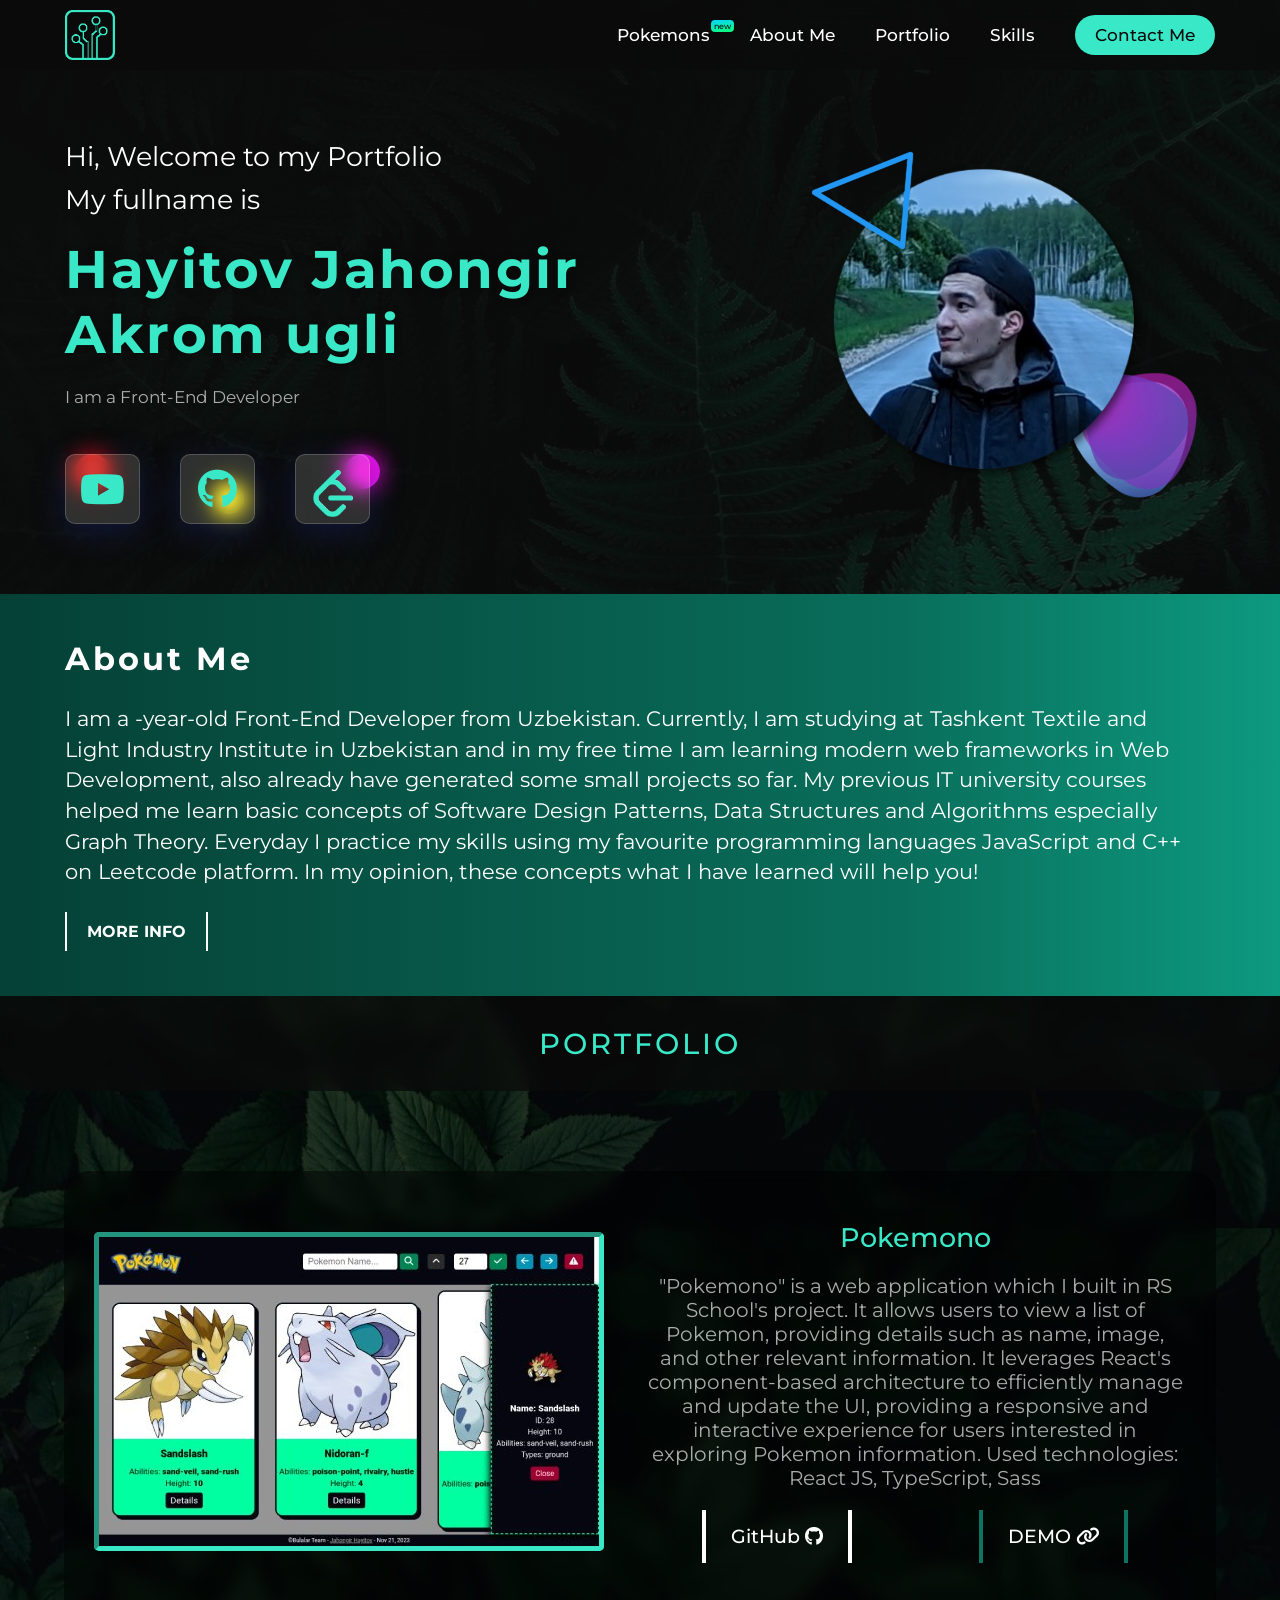
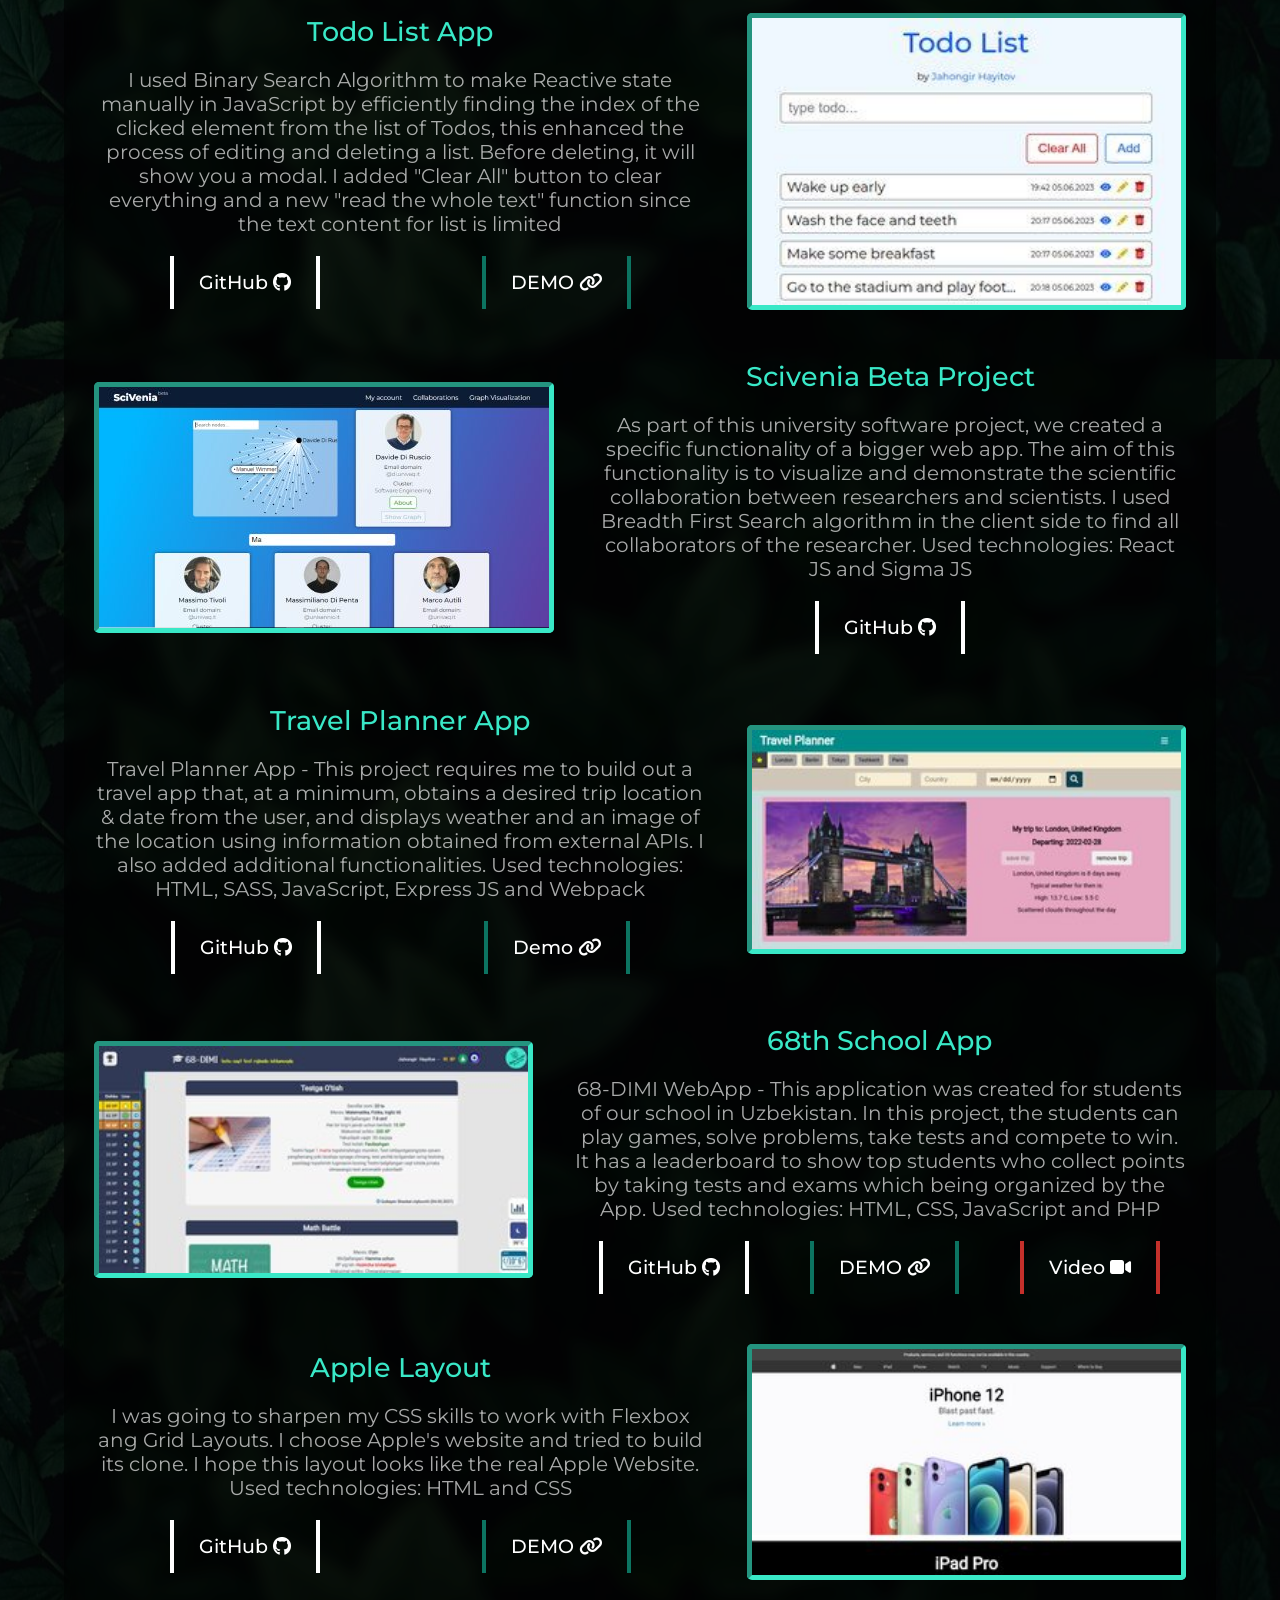
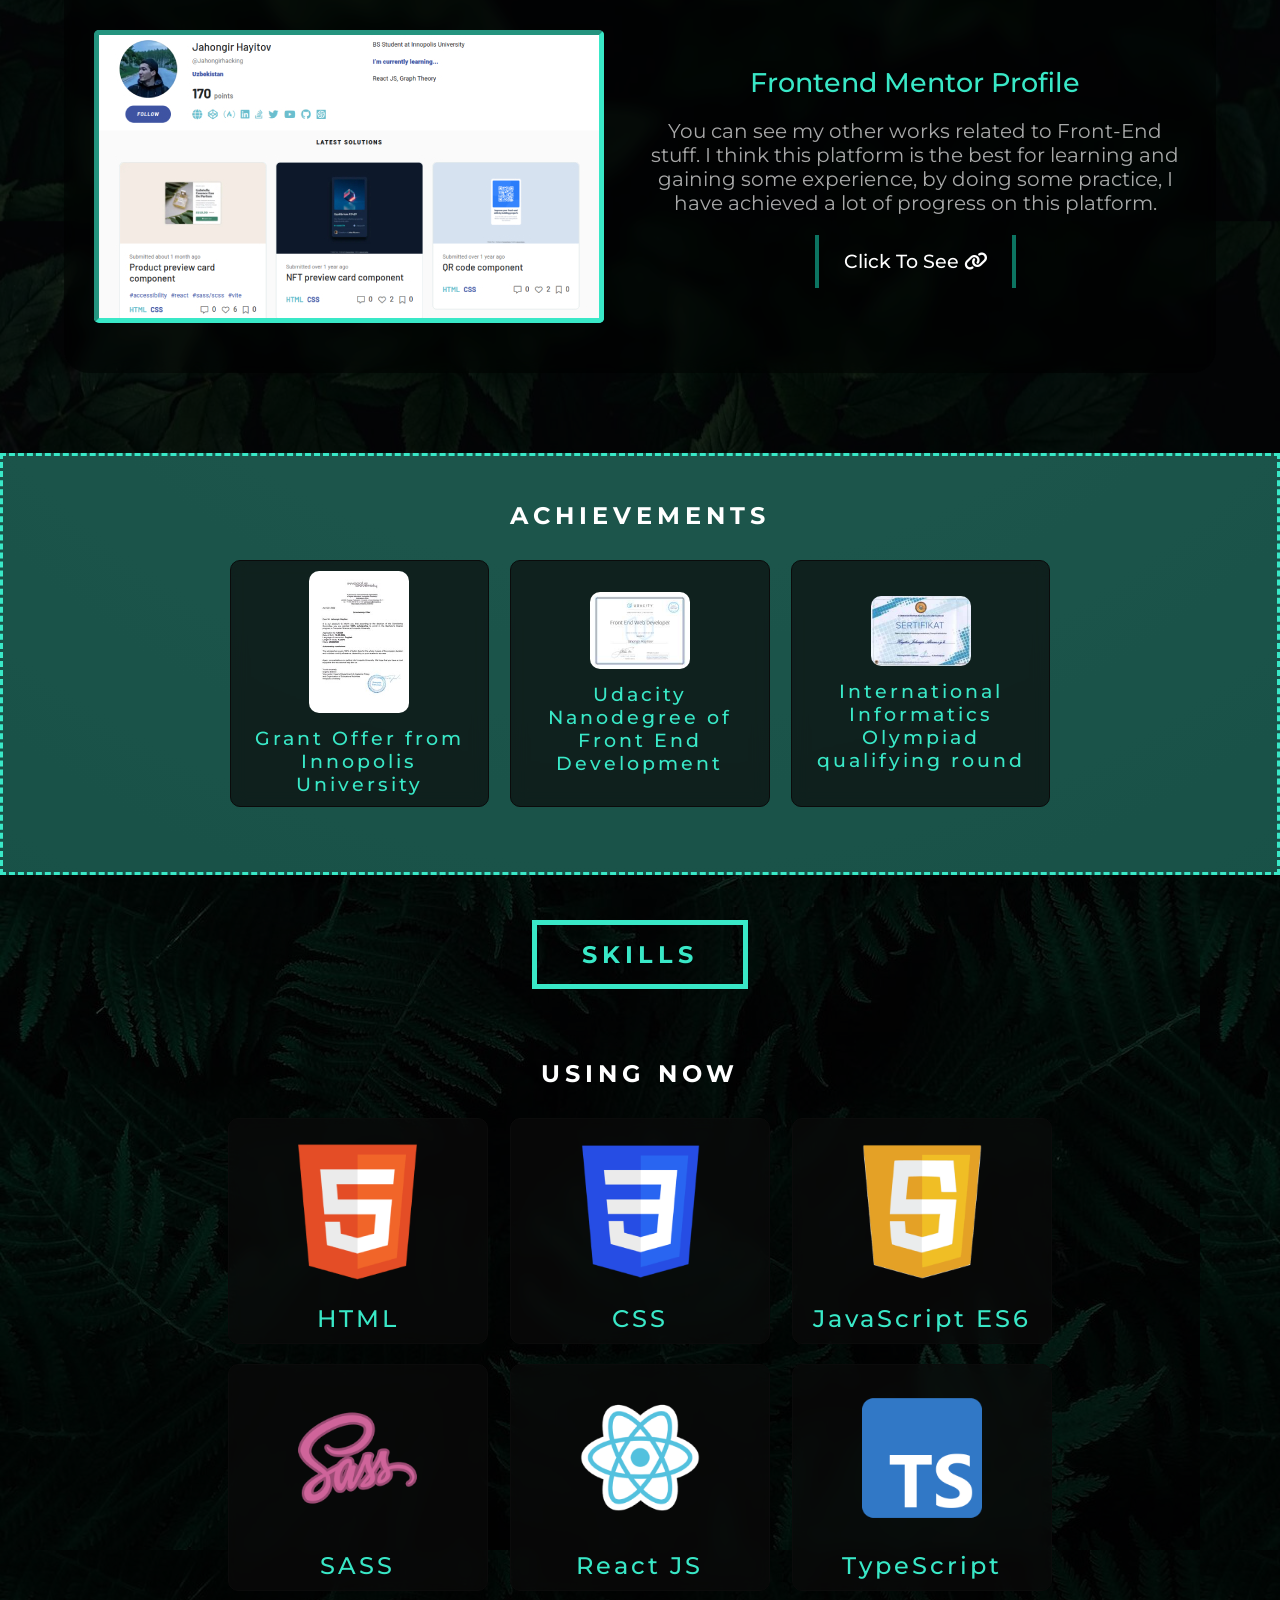
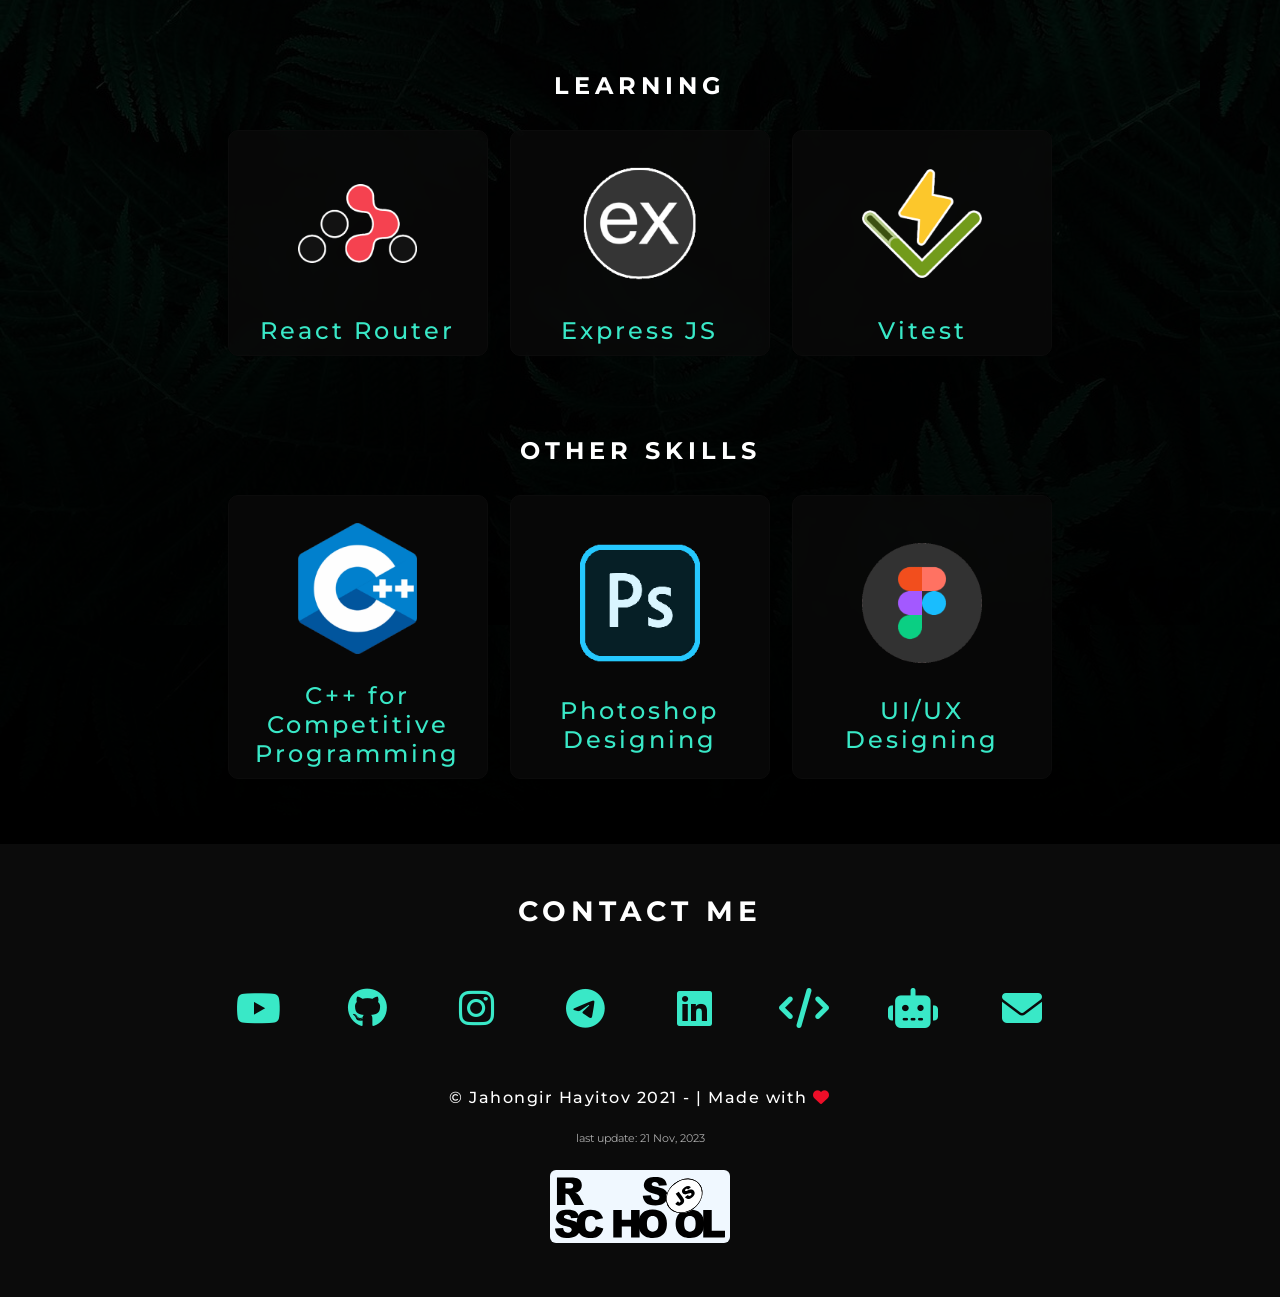
<file: index.html>
<!doctype html>
<html lang="en">
  <head>
    <meta charset="UTF-8" />
    <meta http-equiv="X-UA-Compatible" content="IE=edge" />
    <meta name="viewport" content="width=device-width, initial-scale=1.0" />
    <meta
      name="google-site-verification"
      content="nfVN6bDqMxUwXOIJZfWOsY_rWscGwmmaQKP82FDvpfU"
    />
    <meta name="description" content="Jahongir Hayitov's portfolio webpage" />
    <meta
      name="keywords"
      content="Jahongir Hayitov, Jahongir Khayitov, Jahongir Hacking, Jahongirhacking, Bulalar Team, Portfolio, JavaScript, React JS, Uzbekistan, Kashkadarya, Programmer"
    />
    <meta name="author" content="Jahongir Hayitov Akrom ugli" />
    <title>Jahongir Hayitov - Portfolio (Bulalar Team)</title>
    <!-- STYLES -->
    <link rel="stylesheet" href="./style.css" />
    <link
      rel="stylesheet"
      href="https://cdnjs.cloudflare.com/ajax/libs/font-awesome/6.4.0/css/all.min.css"
      integrity="sha512-iecdLmaskl7CVkqkXNQ/ZH/XLlvWZOJyj7Yy7tcenmpD1ypASozpmT/E0iPtmFIB46ZmdtAc9eNBvH0H/ZpiBw=="
      crossorigin="anonymous"
      referrerpolicy="no-referrer"
    />
    <link rel="icon" href="./img/logo.png" />
  </head>
  <body>
    <!-- NAVBAR -->
    <nav id="nav" class="nav">
      <img src="./img/logo.png" class="nav__logo" alt="logo-image" />
      <ul class="nav__list" id="nav__list">
        <li class="nav__item">
          <a class="nav__link" href="https://pokemono.netlify.app/"
            >Pokemons<span class="badge new-badge">new</span></a
          >
        </li>
        <li class="nav__item">
          <a class="nav__link" href="#about_me">About Me</a>
        </li>
        <li class="nav__item">
          <a class="nav__link" href="#portfolio">Portfolio</a>
        </li>
        <li class="nav__item">
          <a class="nav__link" href="#skills">Skills</a>
        </li>
        <li class="nav__item">
          <a class="nav__link" href="#footer" id="nav_last_link">Contact Me</a>
        </li>
      </ul>
      <i id="nav__overlay-menu-bars" class="fa-solid fa-bars hidden"></i>
    </nav>

    <!-- HEADER -->
    <header id="header">
      <div class="header__info">
        <span>Hi, Welcome to my Portfolio</span>
        <span>My fullname is</span>
        <h1 class="header__my-name">Hayitov Jahongir Akrom ugli</h1>
        <small class="header__my-job">I am a Front-End Developer</small>
        <ul class="header__network">
          <!-- Balls -->
          <li class="ball number-1"></li>
          <li class="ball number-2"></li>
          <li class="ball number-3"></li>
          <!-- LINKS CARD -->
          <li class="header__list">
            <a
              class="header__link"
              href="https://www.youtube.com/channel/UCcCMHnnX5p9yfZ-ZtaCaGCw?sub_confirmation=1"
              ><i class="fab fa-youtube"></i
            ></a>
          </li>
          <li class="header__list">
            <a class="header__link" href="https://github.com/Jahongirhacking"
              ><i class="fab fa-github"></i
            ></a>
          </li>
          <li class="header__list">
            <a class="header__link" href="https://leetcode.com/Jahongirhacking/"
              ><img
                src="./img/Logos/leetcode.png"
                class="fa-solid fa-leetcode"
                alt="leetcode-logo"
            /></a>
          </li>
        </ul>
      </div>

      <div class="header__img">
        <img class="header__my-img" src="./img/profile1.png" alt="myImg" />
        <div class="header__img-shadow"></div>
        <img
          class="header__triangle-img animating-shape"
          src="./img/traiangle.png"
          alt="triangle-image"
        />
        <img
          class="header__pattern-img animating-shape"
          src="./img/pattern.png"
          alt="pattern-image"
        />
      </div>
    </header>

    <!-- ABOUT ME SECTION -->
    <section id="about_me">
      <h2 class="about_me__title">About Me</h2>
      <p class="about_me__info">
        I am a <span id="my-age"></span>-year-old Front-End Developer from
        Uzbekistan. Currently, I am studying at Tashkent Textile and Light
        Industry Institute in Uzbekistan and in my free time I am learning
        modern web frameworks in Web Development, also already have generated
        some small projects so far. My previous IT university courses helped me
        learn basic concepts of Software Design Patterns, Data Structures and
        Algorithms especially Graph Theory. Everyday I practice my skills using
        my favourite programming languages JavaScript and C++ on Leetcode
        platform. In my opinion, these concepts what I have learned will help
        you!
      </p>

      <a
        href="https://www.linkedin.com/in/jahongir-hayitov-633b9a1b3/"
        class="about_me__link"
        >More Info</a
      >
    </section>

    <!-- PORTFOLIO SECTION -->
    <section id="portfolio">
      <h2 class="portfolio__heading">Portfolio</h2>
      <div class="project-container portfolio__projects">
        <div class="portfolio__project">
          <img
            class="portfolio__img"
            src="./img/Projects/pokemon.jpg"
            alt="pokemon-image"
          />
          <div class="portfolio__description">
            <h2 class="portfolio__title">Pokemono</h2>
            <p class="portfolio__info">
              "Pokemono" is a web application which I built in RS School's
              project. It allows users to view a list of Pokemon, providing
              details such as name, image, and other relevant information. It
              leverages React's component-based architecture to efficiently
              manage and update the UI, providing a responsive and interactive
              experience for users interested in exploring Pokemon information.
              Used technologies: React JS, TypeScript, Sass
            </p>
            <div class="portfolio__links">
              <a
                href="https://github.com/Jahongirhacking/RS-School-React-Q4"
                class="github-link portfolio__link"
                >GitHub <i class="fab fa-github"></i
              ></a>
              <a
                href="https://pokemono.netlify.app"
                class="demo-link portfolio__link"
                >DEMO <i class="fas fa-link"></i
              ></a>
            </div>
          </div>
        </div>
        <!-- 1st -->
        <div class="portfolio__project">
          <img
            class="portfolio__img"
            src="./img/Projects/todolist.jpg"
            alt="todolist-image"
          />
          <div class="portfolio__description">
            <h2 class="portfolio__title">Todo List App</h2>
            <p class="portfolio__info">
              I used Binary Search Algorithm to make Reactive state manually in
              JavaScript by efficiently finding the index of the clicked element
              from the list of Todos, this enhanced the process of editing and
              deleting a list. Before deleting, it will show you a modal. I
              added "Clear All" button to clear everything and a new "read the
              whole text" function since the text content for list is limited
            </p>
            <div class="portfolio__links">
              <a
                href="https://github.com/Jahongirhacking/FE-Projects/tree/main/CRUD%20App"
                class="github-link portfolio__link"
                >GitHub <i class="fab fa-github"></i
              ></a>
              <a
                href="https://bulalar-todo.netlify.app/"
                class="demo-link portfolio__link"
                >DEMO <i class="fas fa-link"></i
              ></a>
            </div>
          </div>
        </div>
        <!-- 2nd -->
        <div class="portfolio__project">
          <img
            class="portfolio__img"
            src="./img/Projects/scivenia.jpg"
            alt="travel-image"
          />
          <div class="portfolio__description">
            <h2 class="portfolio__title">Scivenia Beta Project</h2>
            <p class="portfolio__info">
              As part of this university software project, we created a specific
              functionality of a bigger web app. The aim of this functionality
              is to visualize and demonstrate the scientific collaboration
              between researchers and scientists. I used Breadth First Search
              algorithm in the client side to find all collaborators of the
              researcher. Used technologies: React JS and Sigma JS
            </p>
            <div class="portfolio__links">
              <a
                href="https://github.com/Jahongirhacking/SciVenia-beta"
                class="github-link portfolio__link"
                >GitHub <i class="fab fa-github"></i
              ></a>
            </div>
          </div>
        </div>
        <!-- 3rd -->
        <div class="portfolio__project">
          <img
            class="portfolio__img"
            src="./img/Projects/project5.jpg"
            alt="travel-image"
          />
          <div class="portfolio__description">
            <h2 class="portfolio__title">Travel Planner App</h2>
            <p class="portfolio__info">
              Travel Planner App - This project requires me to build out a
              travel app that, at a minimum, obtains a desired trip location &
              date from the user, and displays weather and an image of the
              location using information obtained from external APIs. I also
              added additional functionalities. Used technologies: HTML, SASS,
              JavaScript, Express JS and Webpack
            </p>
            <div class="portfolio__links">
              <a
                href="https://github.com/Jahongirhacking/Udacity-FE-Projects/tree/main/udacity-5"
                class="github-link portfolio__link"
                >GitHub <i class="fab fa-github"></i
              ></a>
              <a
                href="https://bulalar-travel.netlify.app/"
                class="demo-link portfolio__link"
                >Demo <i class="fas fa-link"></i
              ></a>
            </div>
          </div>
        </div>
        <!-- 4th -->
        <div class="portfolio__project">
          <img
            class="portfolio__img"
            src="./img/Projects/school.jpg"
            alt="todolist-image"
          />
          <div class="portfolio__description">
            <h2 class="portfolio__title">68th School App</h2>
            <p class="portfolio__info">
              68-DIMI WebApp - This application was created for students of our
              school in Uzbekistan. In this project, the students can play
              games, solve problems, take tests and compete to win. It has a
              leaderboard to show top students who collect points by taking
              tests and exams which being organized by the App. Used
              technologies: HTML, CSS, JavaScript and PHP
            </p>
            <div class="portfolio__links">
              <a
                href="https://github.com/Jahongirhacking/68dimi"
                class="github-link portfolio__link"
                >GitHub <i class="fab fa-github"></i
              ></a>
              <a
                href="https://68dimi.netlify.app/"
                class="demo-link portfolio__link"
                >DEMO <i class="fas fa-link"></i
              ></a>
              <a
                href="https://youtu.be/f1KV9d9tQu4"
                class="youtube-link portfolio__link"
                >Video <i class="fas fa-video"></i
              ></a>
            </div>
          </div>
        </div>
        <!-- 5th -->
        <div class="portfolio__project">
          <img
            class="portfolio__img"
            src="./img/Projects/apple.jpg"
            alt="todolist-image"
          />
          <div class="portfolio__description">
            <h2 class="portfolio__title">Apple Layout</h2>
            <p class="portfolio__info">
              I was going to sharpen my CSS skills to work with Flexbox ang Grid
              Layouts. I choose Apple's website and tried to build its clone. I
              hope this layout looks like the real Apple Website. Used
              technologies: HTML and CSS
            </p>
            <div class="portfolio__links">
              <a
                href="https://github.com/Jahongirhacking/apple"
                class="github-link portfolio__link"
                >GitHub <i class="fab fa-github"></i
              ></a>
              <a
                href="https://apple-bulalar.netlify.app/"
                class="demo-link portfolio__link"
                >DEMO <i class="fas fa-link"></i
              ></a>
            </div>
          </div>
        </div>
        <!-- 6th -->
        <div class="portfolio__project">
          <img
            class="portfolio__img"
            src="./img/Projects/frontendmentor.jpg"
            alt="mentor-image"
          />
          <div class="portfolio__description">
            <h2 class="portfolio__title">Frontend Mentor Profile</h2>
            <p class="portfolio__info">
              You can see my other works related to Front-End stuff. I think
              this platform is the best for learning and gaining some
              experience, by doing some practice, I have achieved a lot of
              progress on this platform.
            </p>
            <div class="portfolio__links">
              <a
                href="https://www.frontendmentor.io/profile/Jahongirhacking"
                class="demo-link portfolio__link"
                >Click To See <i class="fas fa-link"></i
              ></a>
            </div>
          </div>
        </div>
      </div>
    </section>

    <!-- ACHIEVEMENTS SECTION -->
    <section id="achievements">
      <h3 class="achievements__title">Achievements</h3>
      <div class="card-container achievements__cards">
        <div class="achievements__card card">
          <a href="./img/Achievements/real-img/Scholarship.jpg"
            ><img
              class="card__image"
              src="./img/Achievements/Scholarship.jpg"
              alt="Scholarship-image"
          /></a>
          <p class="card__info">Grant Offer from Innopolis University</p>
        </div>
        <div class="achievements__card card">
          <a href="./img/Achievements/real-img/nanodegree.jpg"
            ><img
              class="card__image"
              src="./img/Achievements/nanodegree.jpg"
              alt="nanodegree-image"
          /></a>
          <p class="card__info">Udacity Nanodegree of Front End Development</p>
        </div>
        <div class="achievements__card card">
          <a href="./img/Achievements/real-img/inter-olymp.jpg"
            ><img
              class="card__image"
              src="./img/Achievements/inter-olymp.jpg"
              alt="inter-olymp-image"
          /></a>
          <p class="card__info">
            International Informatics Olympiad qualifying round
          </p>
        </div>
      </div>
    </section>

    <!-- SKILLS SECTION -->
    <section id="skills">
      <h2 class="skills__title">Skills</h2>
      <!-- USING -->
      <div class="skills__using skill-container">
        <h3 class="skills__using__title skill-title">Using Now</h3>
        <div class="card-container skills__using__cards">
          <div class="skills__using__card card">
            <img
              class="card__image"
              src="./img/Logos/html.png"
              alt="html-logo"
            />
            <p class="card__info">HTML</p>
          </div>
          <div class="skills__using__card card">
            <img class="card__image" src="./img/Logos/css.png" alt="css-logo" />
            <p class="card__info">CSS</p>
          </div>
          <div class="skills__using__card card">
            <img class="card__image" src="./img/Logos/js.png" alt="js-logo" />
            <p class="card__info">JavaScript ES6</p>
          </div>
          <div class="skills__using__card card">
            <img
              class="card__image"
              src="./img/Logos/sass.png"
              alt="sass-logo"
            />
            <p class="card__info">SASS</p>
          </div>
          <div class="skills__using__card card">
            <img
              class="card__image"
              src="./img/Logos/react.png"
              alt="react-logo"
            />
            <p class="card__info">React JS</p>
          </div>
          <div class="skills__using__card card">
            <img
              class="card__image"
              src="./img/Logos/typescript.png"
              alt="typescript-logo"
            />
            <p class="card__info">TypeScript</p>
          </div>
        </div>
      </div>
      <!-- LEARNING -->
      <div class="skills__learning skill-container">
        <h3 class="skills__learning__title skill-title">Learning</h3>
        <div class="card-container skills__learning__cards">
          <div class="skills__learning__card card">
            <img
              class="card__image"
              src="./img/Logos/react-router.png"
              alt="react-router-logo"
            />
            <p class="card__info">React Router</p>
          </div>
          <div class="skills__learning__card card">
            <img
              class="card__image"
              src="./img/Logos/express.png"
              alt="express-logo"
            />
            <p class="card__info">Express JS</p>
          </div>
          <div class="skills__learning__card card">
            <img
              class="card__image"
              src="./img/Logos/vitest.png"
              alt="vitest-logo"
            />
            <p class="card__info">Vitest</p>
          </div>
        </div>
      </div>
      <!-- OTHERS -->
      <div class="skills__others skill-container">
        <h3 class="skills__others__title skill-title">Other Skills</h3>
        <div class="card-container skills__others__cards">
          <div class="skills__others__card card">
            <img class="card__image" src="./img/Logos/cpp.png" alt="cpp-logo" />
            <p class="card__info">C++ for Competitive Programming</p>
          </div>
          <div class="skills__others__card card">
            <img
              class="card__image"
              src="./img/Logos/photoshop.png"
              alt="photoshop-logo"
            />
            <p class="card__info">Photoshop Designing</p>
          </div>
          <div class="skills__others__card card">
            <img
              class="card__image"
              src="./img/Logos/figma.png"
              alt="photoshop-logo"
            />
            <p class="card__info">UI/UX Designing</p>
          </div>
        </div>
      </div>
    </section>

    <!-- FOOTER -->
    <footer id="footer">
      <h3 class="footer__title">Contact Me</h3>
      <div class="footer__links link-container">
        <a
          class="footer__link"
          href="https://www.youtube.com/channel/UCcCMHnnX5p9yfZ-ZtaCaGCw?sub_confirmation=1"
          id="yt-link"
          ><i class="fab fa-youtube"></i
        ></a>
        <a
          class="footer__link"
          href="https://github.com/Jahongirhacking"
          id="gh-link"
          ><i class="fab fa-github"></i
        ></a>
        <a
          class="footer__link"
          href="https://www.instagram.com/jahongir_khayitov/"
          id="ig-link"
          ><i class="fab fa-instagram"></i
        ></a>
        <a
          class="footer__link"
          href="https://t.me/JahongirKhayitov"
          id="tg-link"
          ><i class="fab fa-telegram"></i
        ></a>
        <a
          class="footer__link"
          href="https://www.linkedin.com/in/jahongir-hayitov-633b9a1b3/"
          id="ln-link"
          ><i class="fab fa-linkedin"></i
        ></a>
        <a
          class="footer__link"
          href="https://leetcode.com/Jahongirhacking/"
          id="lc-link"
          ><i class="fa-solid fa-code"></i
        ></a>
        <a
          class="footer__link"
          href="https://robocontest.uz/profile/jahongir_khayitov"
          id="rb-link"
          ><i class="fas fa-robot"></i
        ></a>
        <a
          class="footer__link"
          href="mailto:Jahongirhacking@gmail.com"
          id="email"
          ><i class="fas fa-envelope"></i
        ></a>
      </div>
      <p class="footer__info">
        &copy; Jahongir Hayitov 2021 - <span id="current__year"></span> | Made
        with
        <i class="fas fa-heart red-color"></i>
      </p>
      <small class="footer__small">last update: 21 Nov, 2023</small>
      <a href="https://rs.school/courses/short-track">
        <img
          width="180"
          style="background-color: aliceblue; padding: 5px; border-radius: 6px"
          src="./img/rs-school-logo.svg"
          alt="rolling scopes logo"
        />
      </a>
    </footer>

    <script>
      const navList = document.getElementById("nav__list");
      const overlayMenuBar = document.getElementById("nav__overlay-menu-bars");

      const controlWindowSize = () => {
        // Media Queries
        if (window.innerWidth < 800) {
          navList.classList.add("hidden");
          navList.classList.add("overlay");
          overlayMenuBar.classList.remove("fa-xmark");
          overlayMenuBar.classList.add("fa-bars");
          overlayMenuBar.classList.remove("hidden");
        } else {
          navList.classList.remove("hidden");
          navList.classList.remove("overlay");
          overlayMenuBar.classList.add("hidden");
        }
      };

      window.addEventListener("resize", controlWindowSize);
    </script>
  </body>
</html>
</file>
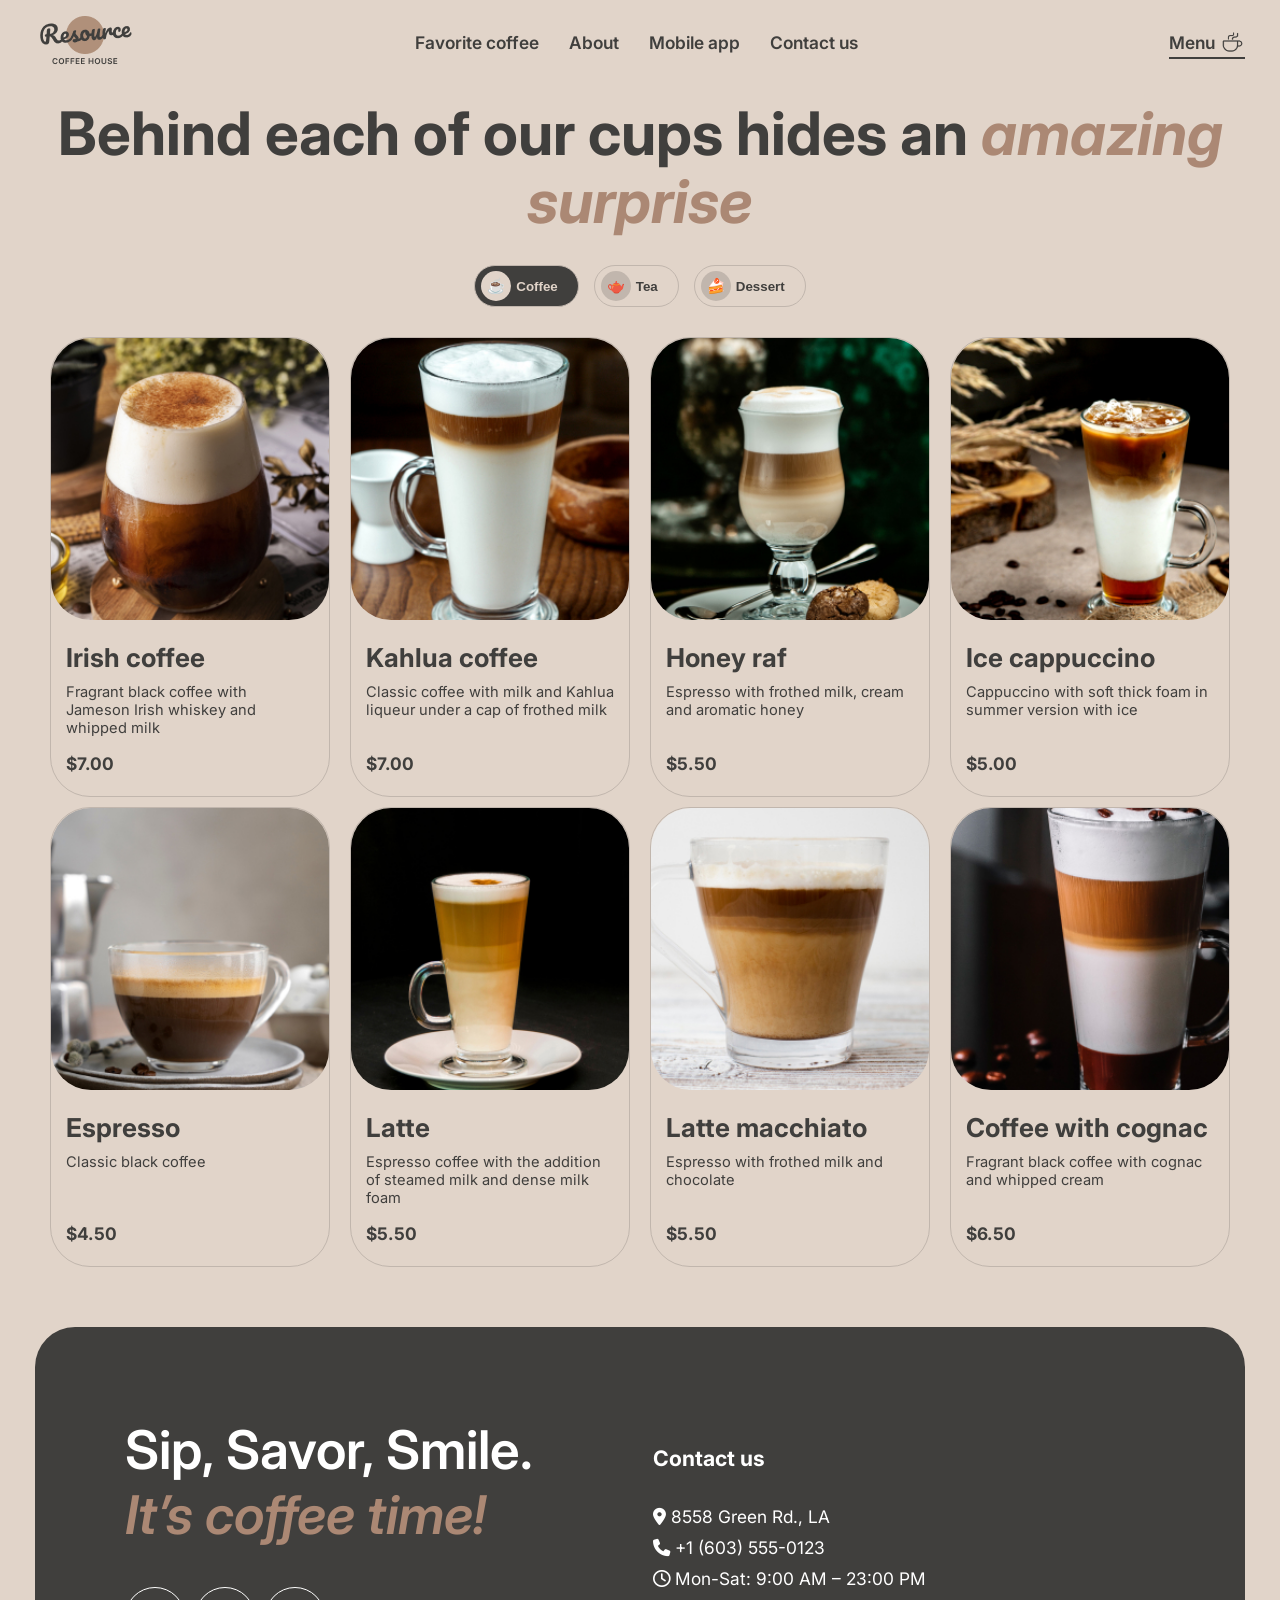
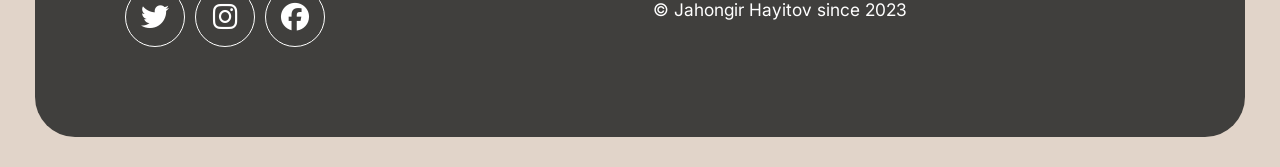
<file: menu/index.html>
<!DOCTYPE html>
<html lang="en">
  <head>
    <meta charset="UTF-8" >
    <meta name="viewport" content="width=device-width, initial-scale=1.0" >
    <title>Coffee Shop</title>
    <link rel="stylesheet" href="./style.css" >
    <link
      rel="stylesheet"
      href="https://cdnjs.cloudflare.com/ajax/libs/font-awesome/6.5.1/css/all.min.css"
      integrity="sha512-DTOQO9RWCH3ppGqcWaEA1BIZOC6xxalwEsw9c2QQeAIftl+Vegovlnee1c9QX4TctnWMn13TZye+giMm8e2LwA=="
      crossorigin="anonymous"
      referrerpolicy="no-referrer"
    >
    <link rel="shortcut icon" href="../assets/x-logo.png" type="image/x-icon" >
  </head>
  <body>
    <div id="root">
      <div class="overlay hidden">
      	<div class="modal">
      	  <div class="modal__img-box">
      	    <img id="modal__img" class="modal__img" src="../assets/coffee/coffee-1.jpg" alt="modal image">
      	  </div>
      	  <article class="modal__content">
      	    <h2 id="modal__name" class="modal__name">Irish Coffee</h2>
      	    <p id="modal__info" class="modal__info">Lorem ipsum dolor sit, amet consectetur adipisicing elit. At dolorem porro quae!</p>
      	    <div class="modal__choices">
      	      <h3>Size</h3>
      	      <div id="modal__sizes" class="modal__sizes btn-group">
                <button class="btn-item">
                  <span>S</span>
                  200 ml
                </button>
                <button class="btn-item">
                  <span>M</span>
                  300 ml
                </button>
                <button class="btn-item">
                  <span>L</span>
                  400 ml
                </button>
              </div>
      	    </div>
      	    <div class="modal__choices">
      	      <h3>Additives</h3>
      	      <div id="modal__additives" class="modal__additives btn-group">
                <button class="btn-item">
                  <span>1</span>
                  Sugar
                </button>
                <button class="btn-item">
                  <span>2</span>
                  Cinnamon
                </button>
                <button class="btn-item">
                  <span>3</span>
                  Syrup
                </button>
              </div>
      	    </div>
      	    
      	    <b class="modal__cost-container">
      	    	<span>Total:</span>
      	    	<span id="modal__cost" class="modal__cost">$7.00</span>
      	    </b>
      	    <hr>
      	    <div class="modal__warning">
      	        <i class="fa-solid fa-circle-info"></i>
      	    	<p>The cost is not final. Download our mobile app to see the final price and place your order. Earn loyalty points and enjoy your favorite coffee with up to 20% discount.</p>
      	    </div>
      	    <button id="modal__close-btn" class="modal__close-btn">Close</button>
      	  </article>
      	</div>
      </div>
      <nav class="nav">
        <div class="nav__logo">
          <img src="../assets/logo.png" alt="logo image" >
        </div>
        <div class="nav__panel">
          <ul class="nav__links">
            <li><a href="../#favorite-coffee">Favorite coffee</a></li>
            <li><a href="../#about">About</a></li>
            <li><a href="../#app">Mobile app</a></li>
            <li><a href="../#contact">Contact us</a></li>
          </ul>
          <div class="nav__menu">
            <a class="active" href="#"
              >Menu <img class="fa fa-coffee" src="../assets/coffee-cup.png">
            </a>
          </div>
        </div>
        <img class="fa-solid fa-bars hidden" src="../assets/icon-burger.png">
      </nav>

      <main class="main">
        <h1 class="main__title">
          Behind each of our cups hides an
          <span class="premium-style">amazing surprise</span>
        </h1>
        <nav class="main__tabs">
          <button id="coffee-btn" class="tab-item">
            <span>☕️</span>
            Coffee
          </button>
          <button id="tea-btn" class="tab-item">
            <span>🫖</span>
            Tea
          </button>
          <button id="dessert-btn" class="tab-item">
            <span>🍰</span>
            Dessert
          </button>
        </nav>
        <div id="products" class="products"></div>
      </main>

      <footer class="footer" id="contact">
        <div class="motto">
          <h1>
            Sip, Savor, Smile. <br >
            <span class="premium-style">It’s coffee time!</span>
          </h1>
          <nav class="social-network__links">
            <ul>
              <li>
                <a href="#">
                  <i class="fa-brands fa-twitter"></i>
                </a>
              </li>
              <li>
                <a href="#">
                  <i class="fa-brands fa-instagram"></i>
                </a>
              </li>
              <li>
                <a href="#">
                  <i class="fa-brands fa-facebook"></i>
                </a>
              </li>
            </ul>
          </nav>
        </div>
        <section class="contact-us">
          <h2>Contact us</h2>
          <ul class="contact-list">
            <li><i class="fa-solid fa-location-dot"></i> 8558 Green Rd., LA</li>
            <li><i class="fa-solid fa-phone"></i> +1 (603) 555-0123</li>
            <li>
              <i class="fa-regular fa-clock"></i> Mon-Sat: 9:00 AM – 23:00 PM
            </li>
            <li>&copy; Jahongir Hayitov since 2023</li>
          </ul>
        </section>
      </footer>
    </div>

    <script src="./app.js"></script>
  </body>
</html>
</file>
<file: style.css>
@import url(https://fonts.googleapis.com/css2?family=Montserrat:wght@100;200;300;400;500;600;800;900&display=swap);

:root {
  --primary-color: #39e8c7;
  --primary-color-shadow: #39e8c852;
  --primary-color-dark: #0e6958;
  --secondary-color: #0b0b0b;
  --secondary-color-shadow: #0b0b0bb0;
  --text-color: white;
  --text-color-shadow: rgba(255, 255, 255, 0.659);
  --blue-green-mixed: linear-gradient(
    351deg,
    rgba(8, 255, 115, 1) 0%,
    rgba(8, 213, 255, 1) 100%
  );
  --default-padding: 65px;
  --heading-font-size: 24pt;
  --info-font-size: 16pt;
}

@keyframes ElementScale {
  0% {
    transform: scale(1);
  }
  50% {
    transform: scale(1.1);
  }
  100% {
    transform: scale(1);
  }
}

@keyframes animateTriangle {
  0% {
    transform: rotate(-85deg);
  }
  50% {
    transform: rotate(-105deg);
  }
  100% {
    transform: rotate(-85deg);
  }
}

@keyframes animatePattern {
  0% {
    transform: rotate(80deg);
  }
  50% {
    transform: rotate(100deg);
  }
  100% {
    transform: rotate(80deg);
  }
}

html {
  scroll-behavior: smooth;
}

/*Scroll Bar*/
::-webkit-scrollbar {
  width: 7px !important;
}

::-webkit-scrollbar-thumb {
  background-color: var(--primary-color) !important;
  border-radius: 50px !important;
}

::-webkit-scrollbar-track {
  background-color: rgb(38, 38, 38) !important;
}

* {
  padding: 0;
  margin: 0;
  box-sizing: border-box;
}

body {
  font-family: "Montserrat", sans-serif;
  overflow-x: hidden;
  color: var(--text-color);
  background: radial-gradient(
    circle,
    rgb(58, 58, 58) 0%,
    rgb(28, 28, 28) 70%,
    rgba(11, 11, 11, 1) 100%
  );
  min-height: 100dvh;
  width: 100%;
  display: grid;
}

a,
a.link {
  color: var(--text-color);
  text-decoration: none;
}

ul > li,
.card,
.list_item,
li {
  list-style: none;
}

/* NAVBAR */
#nav {
  position: fixed;
  width: 100%;
  display: flex;
  align-items: center;
  justify-content: space-between;
  padding: 10px var(--default-padding);
  background: var(--secondary-color-shadow);
  backdrop-filter: blur(12px);
  z-index: 999;
}

.nav__logo {
  width: 50px;
}

/* NAV LIST */

#nav > .nav__list {
  display: flex;
  justify-content: space-evenly;
  align-items: center;
  gap: 40px;
}

.nav__list > .nav__item {
  list-style: none;
  display: block;
}

.nav__list > .nav__item > .nav__link {
  text-decoration: none;
  color: var(--text-color);
  font-size: 17px;
  font-weight: 500;
  transition-property: color;
  transition: 0.4s ease;
  position: relative;
}

.nav__list > .nav__item > .nav__link:hover {
  color: var(--primary-color);
}

.nav__list > .nav__item:last-child > .nav__link {
  padding: 10px 20px;
  border-radius: 20px;
  background-color: var(--primary-color);
  color: var(--secondary-color);
  transition-property: color;
  transition: 0.6s ease;
}

.nav__list > .nav__item:last-child > .nav__link:hover {
  color: var(--primary-color);
  background-color: var(--secondary-color);
}

/* NAV OVERLAY */

#nav__overlay-menu-bars {
  cursor: pointer;
  font-size: 25pt;
  z-index: 101;
}

#nav > .overlay {
  position: fixed;
  left: 0;
  top: 0;
  width: 100%;
  height: 100dvh;
  padding: 90px 0;
  z-index: 100;
  background-color: #0b0b0be6;
  backdrop-filter: blur(13px);
  display: flex;
  flex-direction: column;
  align-items: center;
  justify-content: space-evenly;
  transition: 0.4s ease;
}

.overlay > .nav__item {
  background-color: var(--secondary-color);
  border-radius: 5px;
  border: 1px solid var(--text-color);
  text-align: center;
  font-size: 18pt;
  transition: 0.4s ease;
  position: relative;
}

.overlay > .nav__item > .nav__link {
  display: block;
  padding: 15px 55px;
  color: var(--text-color);
  transition: 0.4s ease;
}

.overlay > .nav__item > .nav__link > .new-badge {
  right: 5px;
  top: 5px;
  font-size: 8pt;
}

.overlay > .nav__item > .nav__link:hover {
  color: var(--primary-color);
}

.overlay > .nav__item:last-child > .nav__link {
  padding: 20px 55px;
  border-radius: 0;
}

/* HEADER */

#header {
  display: flex;
  align-items: center;
  justify-content: center;
  padding: 0 var(--default-padding);
  padding-top: 140px;
  padding-bottom: 70px;
  width: 100%;
  min-height: 560px;
  height: fit-content;
  background: linear-gradient(
      135deg,
      var(--secondary-color),
      var(--secondary-color-shadow)
    ),
    url("./img/wallpaper.jpg");
  background-position: center;
  background-repeat: no-repeat;
  background-size: cover;
  color: var(--text-color);
  z-index: 0;
  position: relative;
  overflow: hidden;
}

.header__info {
  flex: 2;
  display: flex;
  flex-direction: column;
  gap: 10px;
  color: var(--text-color);
  z-index: 3;
  max-width: 700px;
}

.header__info > .header__my-name {
  font-weight: 700;
  font-size: 40pt;
  padding: 10px 0;
  letter-spacing: 2.5px;
  color: var(--primary-color);
  text-shadow: 0 0 7px var(--secondary-color);
}

.header__info > span {
  font-size: 20pt;
}

.header__info > .header__my-job {
  font-size: 13pt;
  color: var(--text-color-shadow);
}

.header__info > .header__network {
  margin-top: 37px;
  display: flex;
  gap: 40px;
  align-items: center;
  justify-content: space-around;
  width: fit-content;
  position: relative;
}

.header__network > .header__list {
  width: 75px;
  height: 70px;
  border-radius: 10px;
  text-align: center;
  line-height: 70px;
  background: rgba(255, 255, 255, 0.15);
  box-shadow: 0 8px 32px 0 rgba(31, 38, 135, 0.37);
  backdrop-filter: blur(8px);
  -webkit-backdrop-filter: blur(8px);
  border: 1px solid rgba(255, 255, 255, 0.18);
  transition: 0.4s ease;
  transition-property: transform;
}

.header__network > .header__list:hover {
  transform: scale(1.05);
}

.header__list > .header__link {
  display: block;
  font-size: 40px;
  color: var(--primary-color);
}
.header__link > img {
  display: block;
  width: 40px;
  margin: auto;
  margin-top: 15px;
}
/* -- Balls -- */

.header__network > .ball {
  height: 35px;
  width: 35px;
  position: absolute;
  border-radius: 50%;
  z-index: -1;
}

.header__network > .ball.number-1 {
  top: 0;
  left: 10px;
  background: radial-gradient(
    circle,
    rgba(196, 48, 43, 1) 0%,
    rgba(221, 9, 2, 1) 51%,
    rgba(196, 48, 43, 1) 100%
  );
  box-shadow: 0px 0px 25px red;
  z-index: -1;
}

.header__network > .ball.number-2 {
  bottom: 10px;
  left: 49%;
  height: 30px;
  width: 30px;
  background: radial-gradient(
    circle,
    rgba(242, 247, 7, 1) 0%,
    rgba(255, 221, 18, 1) 69%,
    rgba(255, 185, 5, 1) 100%
  );
  box-shadow: 0px 0px 25px yellow;
  z-index: -2;
}

.header__network > .ball.number-3 {
  top: 0;
  right: -10px;
  height: 35px;
  width: 35px;
  background: rgb(247, 7, 213);
  background: radial-gradient(
    circle,
    rgba(247, 7, 213, 1) 0%,
    rgba(220, 20, 226, 1) 69%,
    rgba(107, 43, 196, 1) 100%
  );
  box-shadow: 0px 0px 25px rgba(247, 7, 213, 1);
  z-index: -3;
}

/*Header Image*/
#header > .header__img {
  flex: 1;
  max-width: 660px;
  min-width: 250px;
  position: relative;
  text-align: center;
  margin-bottom: 10px;
}

.header__img > .header__my-img {
  width: 70%;
  position: relative;
  z-index: 1;
}

.header__img > .header__img-shadow {
  position: absolute;
  left: 0px;
  top: -40px;
  width: 90%;
  border-radius: 50%;
  background: linear-gradient(
    135deg,
    var(--primary-color),
    var(--primary-color-shadow)
  );
  z-index: 0;
  transition: transform, 0.4s ease;
}

.header__img > .header__triangle-img {
  width: 22%;
  z-index: 2;
  position: absolute;
  left: 46px;
  top: -20px;
  transform: rotate(-85deg);
  animation: animateTriangle 4s ease infinite;
}

.header__img > .header__pattern-img {
  position: absolute;
  width: 28%;
  z-index: 0;
  right: 15px;
  bottom: -10px;
  transform: rotate(80deg);
  animation: animatePattern 5s ease infinite;
}

/* ABOUT ME SECTION */

#about_me {
  position: relative;
  width: 100%;
  padding: 20px var(--default-padding);
  background: linear-gradient(
    90deg,
    rgba(5, 64, 53, 1) 0%,
    rgba(9, 110, 91, 1) 70%,
    rgba(13, 154, 128, 1) 100%
  );
  color: var(--text-color);
}

.about_me__title {
  letter-spacing: 3px;
  font-size: var(--heading-font-size);
  margin: 25px 0;
}

.about_me__info {
  width: 100%;
  font-size: var(--info-font-size);
  line-height: 23pt;
  max-height: 235px;
  overflow: auto;
  padding-right: 8px;
}

.about_me__link {
  text-transform: uppercase;
  font-family: "Montserrat", sans-serif;
  display: block;
  padding: 10px 20px;
  margin: 25px 0;
  font-weight: 700;
  border-left: 2px solid var(--text-color);
  border-right: 2px solid var(--text-color);
  width: fit-content;
  transition: 0.8s ease;
  transition-property: color, background-color;
}

.about_me__link:hover {
  background-color: white;
  color: var(--primary-color-dark);
}

/* SKILLS SECTION */

section {
  padding: 45px 20px;
}

#skills {
  background-image: linear-gradient(#000a, #000), url("./img/wallpaper.jpg");
  width: 100%;
  display: flex;
  flex-direction: column;
  gap: 60px;
}

.skills__title {
  text-transform: uppercase;
  letter-spacing: 5px;
  padding: 15px 45px;
  border: 5px solid var(--primary-color);
  color: var(--primary-color);
  width: fit-content;
  margin: auto;
  margin-bottom: 10px;
  font-weight: 700;
  transition: 0.4s ease;
}

#achievements {
  border: 3px dashed #39e8c7;
  background-color: rgb(12 116 97 / 55%);
}

#skills > .skill-container,
#achievements {
  display: flex;
  flex-direction: column;
  gap: 30px;
  text-align: center;
}

.skill-title,
.achievements__title {
  text-transform: uppercase;
  letter-spacing: 5px;
  font-weight: 700;
  font-size: 18pt;
}

section .card-container {
  display: flex;
  flex-wrap: wrap;
  justify-content: space-evenly;
  align-content: center;
  width: 70%;
  margin: auto;
}

.card-container > .card {
  display: flex;
  flex-direction: column;
  gap: 10px;
  align-items: center;
  justify-content: center;
  position: relative;
  width: 30%;
  max-width: 270px;
  text-align: center;
  padding: 10px;
  margin-bottom: 20px;
  background: var(--secondary-color-shadow);
  backdrop-filter: blur(8px);
  -webkit-backdrop-filter: blur(8px);
  border-radius: 10px;
  border: 1px solid var(--secondary-color);
}

.card .card__image {
  width: 50%;
  border-radius: 10px;
}

.card > .card__info {
  color: var(--primary-color);
  font-weight: 500;
  font-size: 18pt;
  letter-spacing: 3px;
}

.achievements__card > .card__info {
  font-size: 14pt;
}

/*----> PORTFOLIO SECTION <----*/

#portfolio {
  background-image: linear-gradient(#000a, #000c), url("./img/wallpaper1.jpg");
  background-position: center;
  padding: 0;
  padding-bottom: 80px;
}

#portfolio > .portfolio__heading {
  text-align: center;
  background-color: var(--secondary-color-shadow);
  backdrop-filter: blur(8px);
  -webkit-backdrop-filter: blur(8px);
  padding: 30px 0;
  border-radius: 0px 0px 30px 30px;
  text-transform: uppercase;
  letter-spacing: 3px;
  font-weight: 500;
  font-size: 22pt;
  color: var(--primary-color);
}

.portfolio__projects {
  width: 90%;
  margin: auto;
  margin-top: 80px;
  border-radius: 25px;
  padding: 50px 30px;
  background-color: rgba(0, 0, 0, 0.433);
  backdrop-filter: blur(8px);
  -webkit-backdrop-filter: blur(8px);
  display: flex;
  flex-direction: column;
  gap: 50px;
  align-items: center;
}

.portfolio__projects > .portfolio__project {
  display: flex;
  flex-wrap: wrap;
  align-items: center;
  justify-content: space-around;
  width: 100%;
  gap: 40px;
}

.portfolio__img {
  flex: 0.7;
  text-align: center;
  border-radius: 5px;
  border: 5px inset var(--primary-color);
  transition: 0.4s ease;
}

.portfolio__project:nth-child(2n + 1):hover > .portfolio__img {
  transform: perspective(150px) rotateY(4deg);
}

.portfolio__project:nth-child(2n) > .portfolio__img {
  order: 2;
}

.portfolio__project:nth-child(2n) > .portfolio__description {
  order: 1;
}

.portfolio__project:nth-child(2n):hover > .portfolio__img {
  transform: perspective(150px) rotateY(-4deg);
}

.portfolio__description {
  flex: 1;
  text-align: center;
  color: var(--text-color);
}

.portfolio__description > .portfolio__title {
  font-size: 20pt;
  margin: auto;
  margin-bottom: 20px;
  color: var(--primary-color);
  font-weight: 500;
}

.portfolio__description > .portfolio__info {
  margin: auto;
  font-size: 15pt;
  color: var(--text-color-shadow);
}

.portfolio__links {
  display: flex;
  align-items: center;
  justify-content: space-around;
  width: 100%;
  margin: auto;
  margin-top: 20px;
  flex-wrap: wrap;
  gap: 10px;
}

.portfolio__link {
  width: fit-content;
  font-weight: 500;
  font-size: 14pt;
  margin: auto;
  padding: 15px 25px;
  transition: 0.6s ease;
  transition-property: background, color, border-color;
}

.portfolio__link.demo-link {
  border-right: 4px solid rgb(12, 116, 97);
  border-left: 4px solid rgb(12, 116, 97);
}

.portfolio__link.demo-link:hover {
  background: rgb(12, 116, 97);
}

.portfolio__link.youtube-link {
  border-right: 4px solid #c4302b;
  border-left: 4px solid #c4302b;
}

.portfolio__link.youtube-link:hover {
  background: #c4302b;
}

.portfolio__link.github-link {
  border-right: 4px solid #ffffff;
  border-left: 4px solid #ffffff;
}

.portfolio__link.github-link:hover {
  background: #000000;
  border-right: 4px solid #000000;
  border-left: 4px solid #000000;
}

/*----->   FOOTER SECTION   <-----*/

#footer {
  background-color: var(--secondary-color);
  margin: auto;
  padding: 50px 10px;
  width: 100%;
  display: flex;
  flex-direction: column;
  align-items: center;
  text-align: center;
  gap: 25px;
}

.footer__title {
  margin: auto;
  font-size: 21pt;
  letter-spacing: 5px;
  width: fit-content;
  text-transform: uppercase;
}

.footer__links {
  display: flex;
  flex-wrap: wrap;
  justify-content: space-evenly;
  align-content: space-between;
  align-items: center;
  width: 70%;
  margin: 20px auto;
  gap: 15px;
}

.footer__link {
  text-align: center;
  width: 70px;
  height: 70px;
  border-radius: 50%;
  display: block;
  transition: 0.6s ease background-color;
}

.footer__link > i {
  color: var(--primary-color);
  font-size: 30pt;
  line-height: 70px;
  transition: 0.6s ease color;
}

.footer__link:hover {
  background-color: var(--primary-color);
}
.footer__link:hover > i {
  color: var(--secondary-color);
}

.footer__info {
  letter-spacing: 1.5px;
  font-size: 12pt;
  font-weight: 500;
  margin: auto;
}

.footer__small {
  font-size: 8pt;
  color: var(--text-color-shadow);
}

.red-color {
  font-weight: 700;
  color: #ed0e28;
}

.hidden {
  display: none !important;
}

.scale-element {
  transform: scale(1.06) !important;
}

.badge {
  padding: 1px 3px;
  border-radius: 4px;
  font-size: 6pt;
  position: absolute;
  right: -24px;
  top: -5px;
}

.new-badge {
  background: var(--blue-green-mixed);
  color: var(--secondary-color);
}

.card {
  cursor: pointer;
  transition: 0.4s ease transform;
}

.card:hover {
  transform: scale(1.05);
}

.card:focus {
  outline: none;
}

@media (max-width: 400px) {
  * {
    --default-padding: 30px;
    --heading-font-size: 20pt;
    --info-font-size: 12pt;
  }
  .nav__logo {
    width: 40px;
  }
  #header {
    flex-direction: column;
    gap: 20px;
    padding-top: 110px;
  }
  #header > .header__img {
    order: 1;
    margin-left: 15px;
  }
  #header > .header__info {
    order: 2;
    text-align: center;
  }
  .header__info > span {
    font-size: 12pt;
  }
  .header__info > .header__my-name {
    font-size: 18pt;
  }
  .header__info > .header__my-job {
    font-size: 10pt;
  }
  .header__info > .header__network {
    gap: 20px;
    margin: auto;
    margin-top: 20px;
  }
  .header__network > .header__list {
    width: 55px;
    height: 50px;
    line-height: 50px;
  }
  .header__network > .header__list > .header__link {
    font-size: 30px;
  }
  .about_me__info {
    line-height: 20pt;
  }

  section {
    padding: 50px 20px 20px;
  }

  #skills {
    gap: 40px;
  }

  .skills__title {
    padding: 10px 40px;
    font-size: 16pt;
  }

  .skill-title,
  .achievements__title {
    letter-spacing: 4px;
    font-size: 14pt;
  }

  section .card-container {
    width: 100%;
  }

  .card-container > .card {
    width: 80%;
  }

  .card > .card__info {
    font-size: 15pt;
  }

  .achievements__card > .card__info {
    font-size: 12pt;
    letter-spacing: 2px;
  }

  .portfolio__projects {
    margin-top: 50px;
    padding: 50px 8px;
  }

  .portfolio__project {
    flex-direction: column;
  }

  .portfolio__img {
    width: 100%;
  }

  .portfolio__project:nth-child(2n) > .portfolio__img {
    order: 1;
  }

  .portfolio__project:nth-child(2n) > .portfolio__description {
    order: 2;
  }

  .portfolio__description > .portfolio__info {
    font-size: 13pt;
    max-height: 260px;
    overflow: auto;
  }

  .portfolio__link {
    font-size: 11pt;
    padding: 10px 20px;
  }

  .footer__title {
    font-size: 18pt;
  }

  .footer__links {
    width: 85%;
  }

  .footer__link {
    width: 40px;
    height: 40px;
  }

  .footer__link > i {
    font-size: 20pt;
    line-height: 40px;
  }

  .footer__info {
    letter-spacing: 1px;
    font-size: 8pt;
  }
}

@media (min-width: 401px) and (max-width: 600px) {
  * {
    --default-padding: 45px;
    --heading-font-size: 22pt;
    --info-font-size: 13pt;
  }
  .nav__logo {
    width: 40px;
  }
  #header {
    flex-direction: column;
    gap: 20px;
    padding-top: 110px;
  }
  #header > .header__img {
    order: 1;
    margin-left: 15px;
    width: 60%;
  }
  #header > .header__info {
    order: 2;
    text-align: center;
  }
  .header__info > span {
    font-size: 14pt;
  }
  .header__info > .header__my-name {
    font-size: 24pt;
    max-width: 90%;
    margin: auto;
  }
  .header__info > .header__my-job {
    font-size: 13pt;
    margin: auto;
  }
  .header__info > .header__network {
    gap: 30px;
    margin: auto;
    margin-top: 20px;
  }
  .header__network > .header__list {
    width: 65px;
    height: 65px;
    line-height: 65px;
  }
  .header__network > .header__list > .header__link {
    font-size: 35px;
  }
  .about_me__info {
    line-height: 21pt;
  }

  section {
    padding: 50px 20px 20px;
  }

  #skills {
    gap: 40px;
  }

  .skills__title {
    padding: 10px 40px;
    font-size: 16pt;
  }

  .skill-title,
  .achievements__title {
    letter-spacing: 4px;
    font-size: 14pt;
  }

  section .card-container {
    width: 100%;
  }

  .card-container > .card {
    width: 45%;
  }

  .card > .card__info {
    font-size: 15pt;
  }

  .achievements__card > .card__info {
    font-size: 13pt;
    letter-spacing: 2px;
  }

  .portfolio__project {
    flex-direction: column;
  }

  .portfolio__img {
    width: 100%;
  }

  .portfolio__project:nth-child(2n) > .portfolio__img {
    order: 1;
  }

  .portfolio__project:nth-child(2n) > .portfolio__description {
    order: 2;
  }

  .portfolio__description > .portfolio__info {
    font-size: 14pt;
    line-height: 20pt;
    max-height: 280px;
    overflow: auto;
  }

  .portfolio__link {
    font-size: 13pt;
    padding: 12px 22px;
  }

  .footer__title {
    font-size: 18pt;
  }

  .footer__links {
    width: 85%;
  }

  .footer__link {
    width: 45px;
    height: 45px;
  }

  .footer__link > i {
    font-size: 22pt;
    line-height: 45px;
  }

  .footer__info {
    letter-spacing: 1px;
    font-size: 8pt;
  }
}

@media (min-width: 601px) and (max-width: 750px) {
  * {
    --default-padding: 55px;
    --heading-font-size: 24pt;
    --info-font-size: 14pt;
  }
  .nav__logo {
    width: 50px;
  }
  #header {
    flex-direction: column;
    gap: 35px;
    padding-top: 110px;
  }
  #header > .header__img {
    order: 1;
    margin-left: 15px;
    width: 50%;
  }
  #header > .header__info {
    order: 2;
    text-align: center;
  }
  .header__info > span {
    font-size: 16pt;
  }
  .header__info > .header__my-name {
    font-size: 26pt;
    max-width: 90%;
    margin: auto;
  }
  .header__info > .header__my-job {
    font-size: 13pt;
    margin: auto;
  }
  .header__info > .header__network {
    gap: 40px;
    margin: auto;
    margin-top: 20px;
  }
  .header__network > .header__list {
    width: 75px;
    height: 75px;
    line-height: 75px;
  }
  .header__network > .header__list > .header__link {
    font-size: 40px;
  }

  #skills {
    gap: 40px;
  }

  .skills__title {
    padding: 10px 40px;
    font-size: 16pt;
  }

  .skill-title,
  .achievements__title {
    letter-spacing: 4px;
    font-size: 14pt;
  }

  section .card-container {
    width: 100%;
  }

  .card-container > .card {
    width: 45%;
  }

  .card > .card__info {
    font-size: 15pt;
  }

  .achievements__card > .card__info {
    font-size: 13pt;
    letter-spacing: 2px;
  }

  .portfolio__project {
    flex-direction: column;
  }

  .portfolio__img {
    width: 80%;
  }

  .portfolio__project:nth-child(2n) > .portfolio__img {
    order: 1;
  }

  .portfolio__project:nth-child(2n) > .portfolio__description {
    order: 2;
  }

  .portfolio__description > .portfolio__info {
    font-size: 14pt;
    line-height: 20pt;
    max-height: 280px;
    overflow: auto;
  }
}

@media (min-width: 751px) and (max-width: 850px) {
  * {
    --info-font-size: 14pt;
  }
  .header__info > span {
    font-size: 15pt;
  }
  .header__info > .header__my-name {
    font-size: 27pt;
  }
  .header__info > .header__network {
    gap: 40px;
    margin-top: 20px;
  }
  .header__network > .header__list {
    width: 65px;
    height: 65px;
    line-height: 65px;
  }
  .header__network > .header__list > .header__link {
    font-size: 35px;
  }

  #skills {
    gap: 40px;
  }

  .skills__title {
    padding: 10px 40px;
    font-size: 16pt;
  }

  .skill-title,
  .achievements__title {
    letter-spacing: 4px;
    font-size: 14pt;
  }

  section .card-container {
    width: 100%;
  }

  .card-container > .card {
    width: 45%;
  }

  .card > .card__info {
    font-size: 15pt;
  }

  .achievements__card > .card__info {
    font-size: 13pt;
    letter-spacing: 2px;
  }

  .portfolio__project {
    flex-direction: column;
  }

  .portfolio__img {
    width: 60%;
  }

  .portfolio__project:nth-child(2n) > .portfolio__img {
    order: 1;
  }

  .portfolio__project:nth-child(2n) > .portfolio__description {
    order: 2;
  }

  .portfolio__description > .portfolio__info {
    font-size: 15pt;
    line-height: 22pt;
    max-height: 280px;
    overflow: auto;
  }
}

@media (min-width: 851px) and (max-width: 1150px) {
  #skills {
    gap: 45px;
  }

  .skills__title {
    padding: 10px 40px;
    font-size: 16pt;
  }

  .skill-title,
  .achievements__title {
    letter-spacing: 4px;
    font-size: 16pt;
  }

  section .card-container {
    width: 90%;
  }

  .card-container > .card {
    width: 30%;
  }

  .card > .card__info {
    font-size: 16pt;
  }

  .achievements__card > .card__info {
    font-size: 14pt;
    letter-spacing: 2px;
  }
}
</file>
<file: menu/style.css>
@import url("https://fonts.googleapis.com/css2?family=Inter:wght@400;600&display=swap");
.nav {
  font-weight: 600;
  display: flex;
  justify-content: space-between;
  align-items: center;
}
.nav .nav__logo {
  width: 100px;
}
.nav .nav__logo img {
  width: 100%;
  transition: filter 0.4s ease;
}
.nav .nav__logo img:hover {
  filter: drop-shadow(0px 0px 5px rgba(0, 0, 0, 0.425));
}
.nav .nav__panel {
  display: flex;
  align-items: center;
  justify-content: space-between;
  width: calc(225px + 50%);
}
.nav .nav__panel a {
  position: relative;
}
.nav .nav__panel a:before {
  content: "";
  position: absolute;
  width: 100%;
  height: 2px;
  bottom: 0;
  margin: -5px 0;
  background-color: var(--primary-color);
  visibility: hidden;
  transform: scaleX(0);
  transition: all 0.6s ease-in-out 0s;
}
.nav .nav__panel a.active:before, .nav .nav__panel a:hover:before {
  visibility: visible;
  transform: scaleX(1);
}
.nav .nav__panel .nav__links {
  display: flex;
  gap: 30px;
}
.nav .nav__panel .nav__menu a {
  display: flex;
  justify-content: center;
  align-items: center;
  column-gap: 5px;
}
.nav .nav__panel .nav__menu a .fa-coffee {
  width: 25px;
}
.nav .nav__panel.active {
  position: fixed;
  left: 0;
  right: 0;
  top: 0;
  bottom: 0;
  width: 100%;
  display: flex !important;
  flex-direction: column;
  justify-content: center;
  align-items: center;
  gap: 30px;
  z-index: 2;
  background-color: rgba(225, 212, 201, 0.862745098);
  backdrop-filter: blur(3px);
}
.nav .nav__panel.active .nav__links {
  flex-direction: column;
  text-align: center;
}
.nav .fa-bars {
  font-size: 22pt;
  cursor: pointer;
  position: relative;
  z-index: 3;
}

.footer {
  background-color: var(--primary-color);
  border-radius: 40px;
  color: var(--label-color);
  margin-top: 45px;
  padding: 90px;
  display: flex;
  align-items: center;
  gap: 120px;
}
@media screen and (max-width: 925px) {
  .footer {
    gap: 80px;
  }
}
@media screen and (max-width: 810px) {
  .footer {
    gap: 40px;
  }
}
@media screen and (max-width: 770px) {
  .footer {
    flex-direction: column;
    text-align: center;
  }
}
@media screen and (max-width: 505px) {
  .footer {
    padding: 40px 10px;
  }
}
.footer .motto {
  display: flex;
  flex-direction: column;
  gap: 40px;
}
.footer .motto h1 {
  color: var(--label-color);
  font-size: 40pt;
  font-weight: 600;
}
@media screen and (max-width: 1100px) {
  .footer .motto h1 {
    font-size: 25pt;
  }
}
@media screen and (max-width: 925px) {
  .footer .motto h1 {
    font-size: 22pt;
  }
}
@media screen and (max-width: 770px) {
  .footer .motto h1 {
    font-size: 30pt;
  }
}
@media screen and (max-width: 400px) {
  .footer .motto h1 {
    font-size: 25pt;
  }
}
.footer .motto .social-network__links > ul {
  display: flex;
  gap: 10px;
}
@media screen and (max-width: 770px) {
  .footer .motto .social-network__links > ul {
    justify-content: center;
  }
}
.footer .motto .social-network__links > ul a {
  display: flex;
  justify-content: center;
  align-items: center;
  width: 60px;
  height: 60px;
  border-radius: 50%;
  background-color: transparent;
  border: 1px solid var(--label-color);
  color: var(--label-color);
  transition: background-color 0.6s ease, color 0.6s ease;
}
@media screen and (max-width: 925px) {
  .footer .motto .social-network__links > ul a {
    width: 40px;
    height: 40px;
  }
}
.footer .motto .social-network__links > ul a:hover {
  background-color: var(--label-color);
  color: var(--primary-color);
}
.footer .motto .social-network__links > ul a i.fa-brands {
  font-size: 28px;
}
@media screen and (max-width: 925px) {
  .footer .motto .social-network__links > ul a i.fa-brands {
    font-size: 20px;
  }
}
.footer .contact-us {
  display: flex;
  flex-direction: column;
  gap: 35px;
}
.footer .contact-us h2 {
  font-size: 16pt;
}
.footer .contact-us .contact-list {
  display: flex;
  flex-direction: column;
  gap: 10px;
}
@media screen and (max-width: 925px) {
  .footer .contact-us .contact-list {
    font-size: 11pt;
  }
}

:root {
  --primary-color: #403f3d;
  --secondary-color: #e1d4c9;
  --premium-color: #ab8874;
  --label-color: #fff;
  --primary-shadow: #665f55;
}

* {
  box-sizing: border-box;
  padding: 0;
  margin: 0;
  scroll-behavior: smooth;
}

::-webkit-scrollbar {
  width: 12px;
  background-color: transparent;
}
@media screen and (max-width: 800px) {
  ::-webkit-scrollbar {
    display: none;
  }
}

::-webkit-scrollbar-thumb {
  background-color: var(--premium-color);
  border-radius: 3px;
}

a {
  text-decoration: none;
  color: inherit;
  cursor: pointer;
}

.premium-style {
  color: var(--premium-color);
  font-style: italic;
}

.disabled {
  opacity: 0.4;
}

.hidden {
  display: none !important;
}

ul > li {
  list-style: none;
}

body {
  font-family: "Inter", sans-serif;
  font-size: 13pt;
  padding: 10px 35px 30px;
  background-color: var(--secondary-color);
  color: var(--primary-color);
  overflow-x: hidden;
}
@media screen and (max-width: 355px) {
  body {
    padding: 10px 10px 30px;
  }
}
body #root {
  display: flex;
  flex-direction: column;
  gap: 15px;
}
@media screen and (max-width: 400px) {
  body #root {
    gap: 45px;
  }
}

.overlay {
  position: fixed;
  top: 0;
  left: 0;
  right: 0;
  bottom: 0;
  background-color: rgba(0, 0, 0, 0.5);
  backdrop-filter: blur(3px);
  z-index: 1;
  display: flex;
  align-items: center;
  justify-content: center;
}
.overlay .modal {
  width: 700px;
  background-color: var(--secondary-color);
  display: flex;
  padding: 18px;
  column-gap: 15px;
  border-radius: 30px;
  max-height: 90dvh;
  overflow-y: auto;
}
@media screen and (max-width: 610px) {
  .overlay .modal {
    flex-direction: column;
    text-align: center;
    width: 85%;
    row-gap: 10px;
  }
}
.overlay .modal .modal__img-box .modal__img {
  width: 200px;
  border-radius: 30px;
}
@media screen and (max-width: 610px) {
  .overlay .modal .modal__img-box .modal__img {
    width: 90%;
    max-width: 250px;
  }
}
.overlay .modal .modal__content {
  display: flex;
  flex-direction: column;
  row-gap: 12px;
}
.overlay .modal .modal__content p {
  margin-bottom: 5px;
}
@media screen and (max-width: 610px) {
  .overlay .modal .modal__content p {
    font-size: 12pt;
  }
}
.overlay .modal .modal__content .modal__choices {
  display: flex;
  flex-direction: column;
  row-gap: 7px;
}
.overlay .modal .modal__content .modal__choices h3 {
  font-size: 11pt;
  font-weight: 400;
}
.overlay .modal .modal__content .modal__choices .btn-group {
  display: flex;
  gap: 15px;
  flex-wrap: wrap;
  justify-content: flex-start;
}
@media screen and (max-width: 610px) {
  .overlay .modal .modal__content .modal__choices .btn-group {
    justify-content: center;
  }
}
.overlay .modal .modal__content .modal__choices .btn-group .btn-item {
  display: flex;
  align-items: center;
  gap: 5px;
  padding: 5px 20px 5px 6px;
  border: 1px solid #c1b6ad;
  border-radius: 200px;
  color: var(--primary-color);
  font-weight: 600;
  background-color: transparent;
  cursor: pointer;
  transition: background 0.5s, color 0.5s ease;
}
.overlay .modal .modal__content .modal__choices .btn-group .btn-item.active, .overlay .modal .modal__content .modal__choices .btn-group .btn-item:hover {
  background-color: var(--primary-color);
  color: var(--secondary-color);
}
.overlay .modal .modal__content .modal__choices .btn-group .btn-item.active span, .overlay .modal .modal__content .modal__choices .btn-group .btn-item:hover span {
  color: var(--primary-color);
  background-color: var(--secondary-color);
}
.overlay .modal .modal__content .modal__choices .btn-group .btn-item span {
  width: 30px;
  height: 30px;
  font-size: 11pt;
  display: flex;
  justify-content: center;
  align-items: center;
  border-radius: 50%;
  background-color: #c1b6ad;
}
.overlay .modal .modal__content .modal__cost-container {
  display: flex;
  justify-content: space-between;
  font-size: 17pt;
}
.overlay .modal .modal__content .modal__warning {
  display: flex;
  column-gap: 5px;
}
.overlay .modal .modal__content .modal__warning i {
  font-size: 11pt;
}
.overlay .modal .modal__content .modal__warning p {
  font-size: 9pt;
}
@media screen and (max-width: 610px) {
  .overlay .modal .modal__content .modal__warning p {
    font-size: 8pt;
  }
}
.overlay .modal .modal__content .modal__close-btn {
  border-radius: 100px;
  border: 1px solid var(--primary-color);
  background-color: transparent;
  padding: 10px 0;
  font-weight: 600;
  cursor: pointer;
  transition: background-color 0.4s ease, color 0.4s ease;
}
.overlay .modal .modal__content .modal__close-btn:hover {
  background-color: var(--primary-color);
  color: var(--secondary-color);
}

.main {
  display: flex;
  flex-direction: column;
  align-items: center;
  gap: 30px;
  text-align: center;
  margin-top: 10px;
}
.main .main__title {
  font-size: 45pt;
  line-height: 68px;
}
@media screen and (max-width: 715px) {
  .main .main__title {
    font-size: 35pt;
    line-height: 54px;
  }
}
@media screen and (max-width: 590px) {
  .main .main__title {
    font-size: 30pt;
    line-height: 45px;
  }
}
@media screen and (max-width: 400px) {
  .main .main__title {
    font-size: 23pt;
    line-height: 40px;
  }
}
.main .main__tabs {
  display: flex;
  gap: 15px;
  flex-wrap: wrap;
  justify-content: center;
}
.main .main__tabs .tab-item {
  display: flex;
  align-items: center;
  gap: 5px;
  padding: 5px 20px 5px 6px;
  border: 1px solid #c1b6ad;
  border-radius: 200px;
  color: var(--primary-color);
  font-weight: 600;
  background-color: transparent;
  cursor: pointer;
  transition: background 0.5s, color 0.5s ease;
}
.main .main__tabs .tab-item.active, .main .main__tabs .tab-item:hover {
  background-color: var(--primary-color);
  color: var(--secondary-color);
}
.main .main__tabs .tab-item.active span, .main .main__tabs .tab-item:hover span {
  background-color: var(--secondary-color);
}
.main .main__tabs .tab-item span {
  width: 30px;
  height: 30px;
  font-size: 11pt;
  display: flex;
  justify-content: center;
  align-items: center;
  border-radius: 50%;
  background-color: #c1b6ad;
}
.main .products {
  display: flex;
  flex-wrap: wrap;
  column-gap: 20px;
  row-gap: 10px;
  justify-content: center;
  align-items: center;
}
.main .products .product-card {
  display: flex;
  flex-direction: column;
  width: 280px;
  min-height: 460px;
  border: 1px solid #c1b6ad;
  border-radius: 40px;
  text-align: left;
  background-color: var(--secondary-color);
  cursor: pointer;
}
@media screen and (max-width: 650px) {
  .main .products .product-card {
    width: 220px;
    min-height: 400px;
  }
}
.main .products .product-card .card__image {
  border-radius: 40px;
  overflow: hidden;
}
.main .products .product-card .card__image img {
  width: 100%;
  transition: transform 0.4s ease;
  transform: scale(1.2);
}
.main .products .product-card .card__body {
  flex: 1;
  display: flex;
  flex-direction: column;
  justify-content: space-between;
  align-items: flex-start;
  padding: 22px 15px;
  gap: 10px;
}
.main .products .product-card .card__body .card__content {
  display: flex;
  flex-direction: column;
  gap: 10px;
}
.main .products .product-card .card__body .card__content p {
  font-size: 11pt;
}
.main .products .product-card:hover img {
  transform: scale(1.05);
}

/*# sourceMappingURL=style.css.map */
</file>
